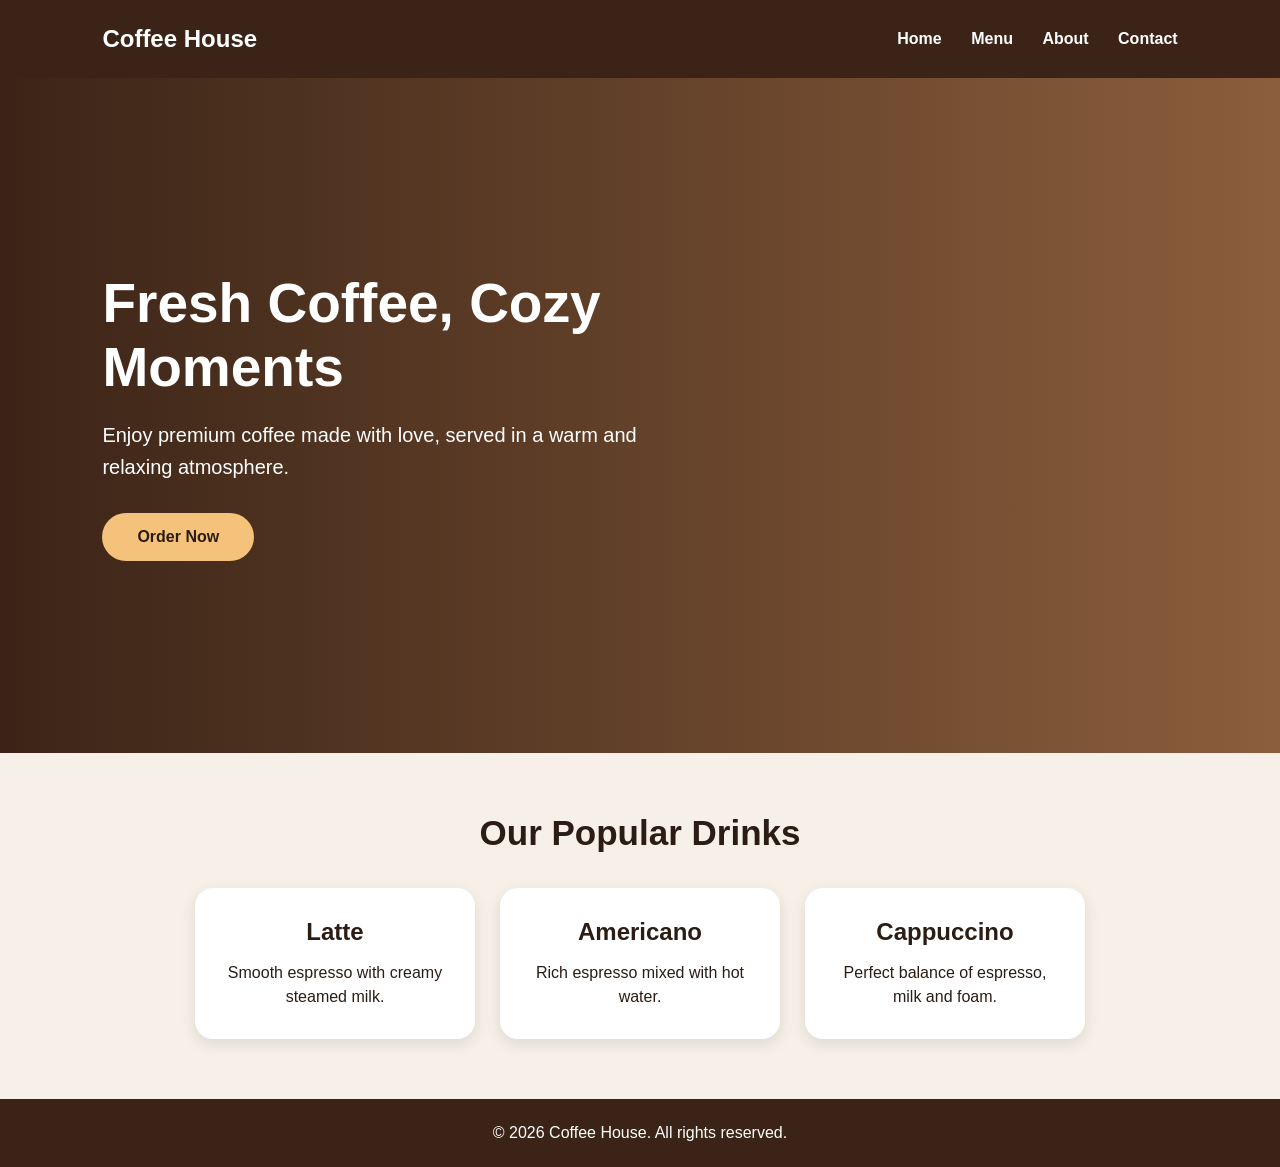
<file: coffee_shop_landing_page/index.html>
<!DOCTYPE html>
<html lang="en">
<head>
  <meta charset="UTF-8">
  <meta name="viewport" content="width=device-width, initial-scale=1.0">
  <title>Coffee Shop Landing Page</title>
  <link rel="stylesheet" href="style.css">
</head>
<body>

  <header>
    <h2>Coffee House</h2>
    <nav>
      <a href="#">Home</a>
      <a href="#">Menu</a>
      <a href="#">About</a>
      <a href="#">Contact</a>
    </nav>
  </header>

  <section class="hero">
    <div class="hero-text">
      <h1>Fresh Coffee, Cozy Moments</h1>
      <p>Enjoy premium coffee made with love, served in a warm and relaxing atmosphere.</p>
      <button>Order Now</button>
    </div>
  </section>

  <section class="menu">
    <h2>Our Popular Drinks</h2>

    <div class="cards">
      <div class="card">
        <h3>Latte</h3>
        <p>Smooth espresso with creamy steamed milk.</p>
      </div>

      <div class="card">
        <h3>Americano</h3>
        <p>Rich espresso mixed with hot water.</p>
      </div>

      <div class="card">
        <h3>Cappuccino</h3>
        <p>Perfect balance of espresso, milk and foam.</p>
      </div>
    </div>
  </section>

  <footer>
    <p>© 2026 Coffee House. All rights reserved.</p>
  </footer>

</body>
</html>
</file>
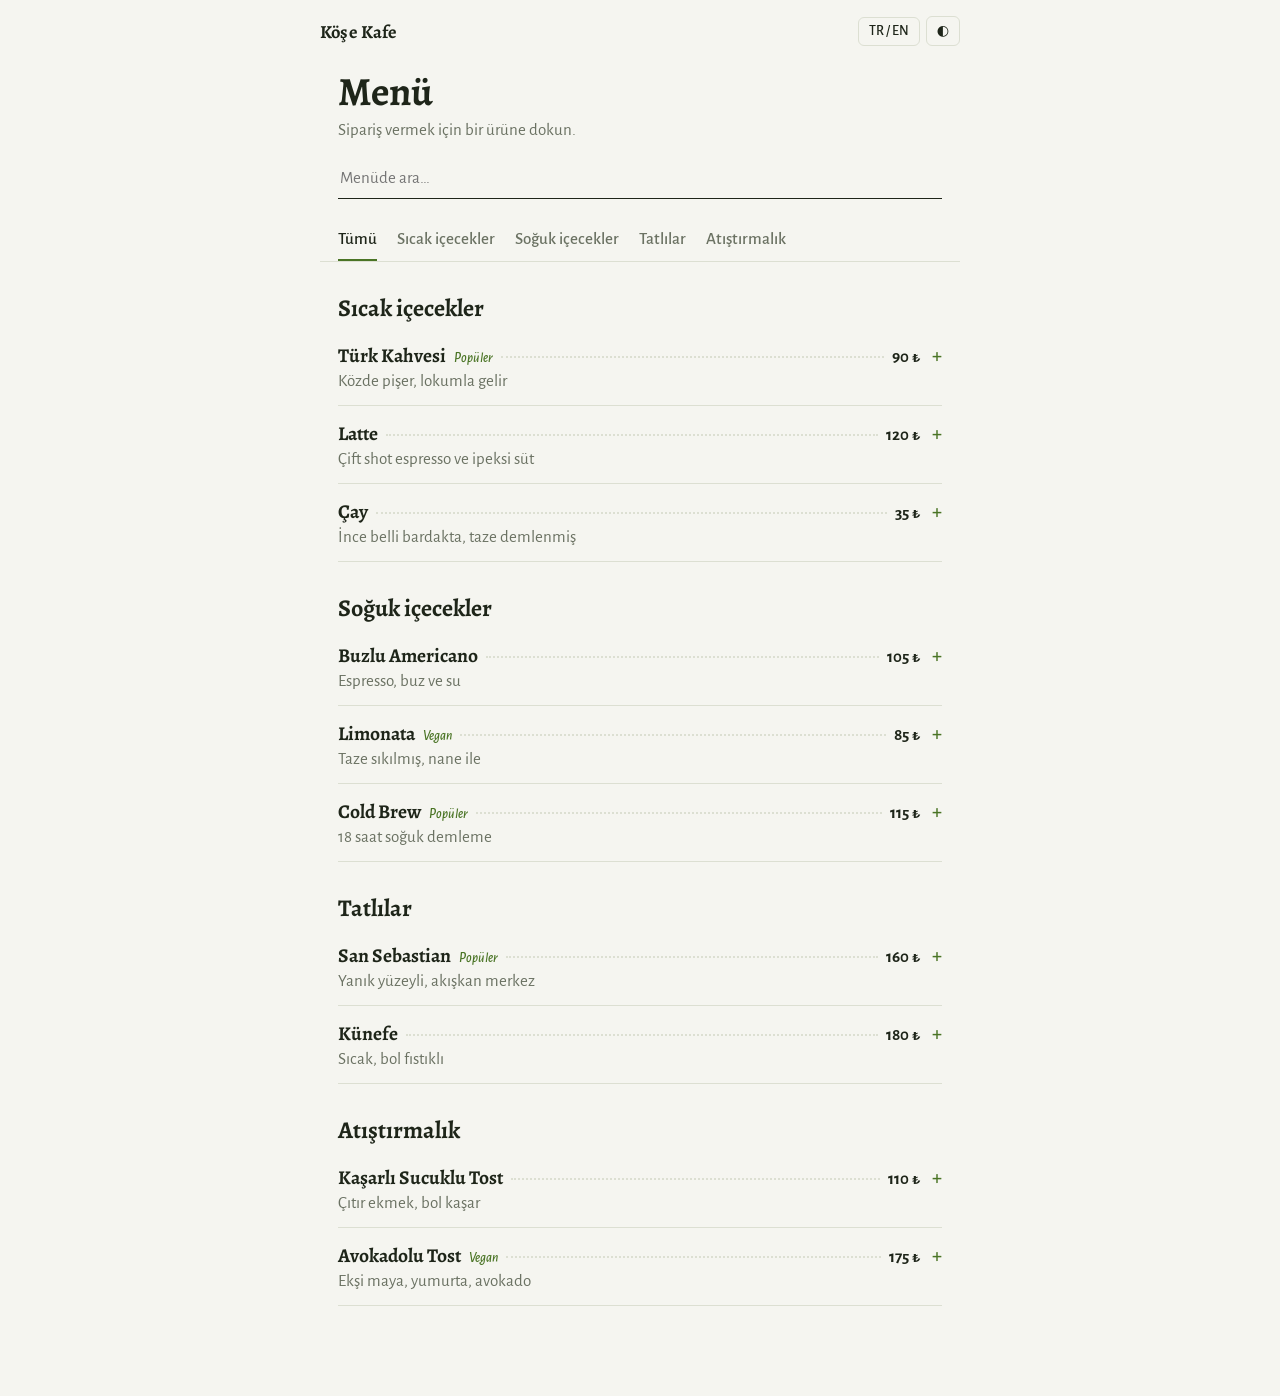
<file: kafe-menu/index.html>
<!DOCTYPE html>
<html lang="tr">
<head>
<meta charset="UTF-8">
<meta name="viewport" content="width=device-width, initial-scale=1">
<title>Köşe Kafe · Menü</title>
<link href="https://fonts.googleapis.com/css2?family=Alegreya:wght@500;700&family=Alegreya+Sans:wght@400;500;700&display=swap" rel="stylesheet">
<style>
:root{--bg:#f5f5f0;--card:#fcfcf9;--ink:#1e2519;--muted:#6b7263;--line:#dcdfd2;--acc:#4a7425;--on:#fff;--ok:#4a7425}
[data-theme=dark]{--bg:#11150e;--card:#181d14;--ink:#e9ecde;--muted:#98a089;--line:#2a3123;--acc:#8fb85a;--on:#10150b;--ok:#8fb85a}
*{box-sizing:border-box;margin:0}
body{font-family:"Alegreya Sans",system-ui,sans-serif;font-size:17px;background:var(--bg);color:var(--ink);padding-bottom:90px}
h1,h2,h3{font-family:Alegreya,Georgia,serif}
button,input,textarea{font:inherit;color:inherit}
button{cursor:pointer}
:focus-visible{outline:2px solid var(--acc);outline-offset:2px}
.wrap{max-width:640px;margin:auto;padding:0 18px}

header .top{display:flex;align-items:center;justify-content:space-between;gap:10px;padding:16px 0 0}
.brand{font-family:Alegreya,Georgia,serif;font-weight:700;font-size:1.15rem;letter-spacing:.01em}
.tools{display:flex;gap:6px;align-items:center}
.tools .pill{border:1px solid var(--line);background:none;border-radius:6px;padding:5px 10px;font-weight:500;font-size:.88rem;white-space:nowrap}

.hero{padding:26px 0 18px}
.hero h1{font-size:2.5rem;line-height:1;font-weight:700}
.hero p{color:var(--muted);margin:8px 0 18px}
.search{width:100%;padding:10px 2px;border:0;border-bottom:1px solid var(--ink);background:none;border-radius:0}
.search:focus{outline:none;border-bottom-color:var(--acc);border-bottom-width:2px}

.chips{position:sticky;top:0;z-index:5;display:flex;gap:20px;overflow-x:auto;background:var(--bg);border-bottom:1px solid var(--line);margin:0 -18px;padding:0 18px}
.chips .pill{border:0;background:none;border-radius:0;padding:12px 0 10px;border-bottom:2px solid transparent;color:var(--muted);font-weight:500;white-space:nowrap}
.chips .pill.on{color:var(--ink);border-bottom-color:var(--acc);background:none}

.sh{font-size:1.5rem;font-weight:700;margin:30px 0 4px}
.dish{display:block;width:100%;text-align:left;background:none;border:0;border-bottom:1px solid var(--line);padding:14px 0}
.dn{display:flex;align-items:baseline}
.nm{font-family:Alegreya,Georgia,serif;font-weight:700;font-size:1.22rem}
.nm em{font-family:"Alegreya Sans",sans-serif;font-style:italic;font-weight:500;font-size:.85rem;color:var(--acc);margin-left:8px}
.ld{flex:1;border-bottom:2px dotted var(--line);margin:0 8px;transform:translateY(-4px)}
.pc{font-weight:700}
.pl{color:var(--acc);font-size:1.3rem;line-height:1;margin-left:12px;font-weight:500}
.ds{display:block;color:var(--muted);margin-top:2px;padding-right:30px}
.empty{color:var(--muted);padding:40px 0;text-align:center}

#bar{position:fixed;left:14px;right:14px;bottom:14px;max-width:612px;margin:auto;background:var(--ink);color:var(--bg);border:0;border-radius:8px;padding:15px 18px;display:flex;justify-content:space-between;font-weight:700}
#bar[hidden]{display:none}

dialog{border:0;border-radius:14px 14px 0 0;padding:0;width:min(520px,100%);max-height:88vh;background:var(--card);color:var(--ink);margin:auto auto 0;overflow:auto}
@media(min-width:640px){dialog{margin:auto;border-radius:14px}}
dialog::backdrop{background:rgba(10,14,8,.55)}
.in{padding:22px}
.in h2{font-size:1.7rem;line-height:1.1}
.sec{margin-top:20px}
.sec>b{display:block;margin-bottom:8px}
.opt{display:flex;justify-content:space-between;align-items:center;padding:10px 12px;border:1px solid var(--line);border-radius:8px;margin-bottom:6px;cursor:pointer}
.opt:has(input:checked){border-color:var(--acc);background:color-mix(in srgb,var(--acc) 9%,transparent)}
.opt input{accent-color:var(--acc);margin-right:10px}
textarea,.in input[type=text]{width:100%;padding:10px 12px;border:1px solid var(--line);border-radius:8px;background:var(--bg)}
.q{display:inline-flex;align-items:center;gap:14px}
.q button{width:32px;height:32px;border-radius:6px;border:1px solid var(--line);background:none}
.cta{width:100%;margin-top:20px;padding:14px;border:0;border-radius:8px;background:var(--acc);color:var(--on);font-weight:700}
.cta.ok{background:var(--ok)}
.ln{display:flex;justify-content:space-between;gap:12px;padding:12px 0;border-bottom:1px solid var(--line)}
.ln small{color:var(--muted);display:block}
.tot{display:flex;justify-content:space-between;font-size:1.25rem;font-weight:700;margin-top:16px}
.x{float:right;border:0;background:none;font-size:1.7rem;line-height:1;color:var(--muted)}
.big{display:flex;justify-content:center;color:var(--acc)}
</style>
</head>
<body>
<header><div class="wrap top">
  <span class="brand" id="brand"></span>
  <div class="tools">
    <span class="pill" id="tbpill" hidden></span>
    <button class="pill" data-lang aria-label="Language">TR / EN</button>
    <button class="pill" data-theme aria-label="Theme">◐</button>
  </div>
</div></header>

<div class="wrap">
  <section class="hero">
    <h1 id="hTitle"></h1>
    <p id="hSub"></p>
    <input class="search" id="search" type="search">
  </section>
  <div class="chips" id="chips"></div>
  <main id="grid"></main>
</div>

<button id="bar" data-cart hidden><span id="bc"></span><span id="bt"></span></button>
<dialog id="dp"></dialog>
<dialog id="dc"></dialog>

<script>
// ====== AYARLAR: müşteriye göre burayı değiştir ======
const CFG = { name: "Köşe Kafe", phone: "905551112233", cur: "₺" };

const TXT = {
  tr: { hero:"Menü", sub:"Sipariş vermek için bir ürüne dokun.", search:"Menüde ara…", all:"Tümü",
    add:"Sepete ekle", cart:"Sepet", view:"Sepeti gör", empty:"Aradığın ürün bulunamadı.", emptyCart:"Sepetin boş.",
    total:"Toplam", note:"Not (isteğe bağlı)", size:"Boy", extras:"Ekstralar", table:"Masa", tableNo:"Masa numarası",
    send:"Siparişi WhatsApp ile gönder", done:"Siparişin iletildi!", no:"Sipariş no", newo:"Yeni sipariş",
    pop:"Popüler", vegan:"Vegan", min:"dk", doneTxt:"WhatsApp açılmadıysa siparişini garsona söyleyebilirsin." },
  en: { hero:"Menu", sub:"Tap an item to place your order.", search:"Search the menu…", all:"All",
    add:"Add to cart", cart:"Cart", view:"View cart", empty:"No items found.", emptyCart:"Your cart is empty.",
    total:"Total", note:"Note (optional)", size:"Size", extras:"Extras", table:"Table", tableNo:"Table number",
    send:"Send order via WhatsApp", done:"Order sent!", no:"Order no", newo:"New order",
    pop:"Popular", vegan:"Vegan", min:"min", doneTxt:"If WhatsApp didn't open, just tell your order to the waiter." }
};

const CATS = [
  { id:"hot",     h:28,  n:{tr:"Sıcak içecekler", en:"Hot drinks"} },
  { id:"cold",    h:200, n:{tr:"Soğuk içecekler", en:"Cold drinks"} },
  { id:"dessert", h:330, n:{tr:"Tatlılar",        en:"Desserts"} },
  { id:"snack",   h:150, n:{tr:"Atıştırmalık",    en:"Snacks"} }
];
const SIZES = [
  { n:{tr:"Küçük", en:"Small"},  p:-10 },
  { n:{tr:"Orta",  en:"Medium"}, p:0 },
  { n:{tr:"Büyük", en:"Large"},  p:20 }
];
const DR = [
  { n:{tr:"Ekstra shot",    en:"Extra shot"},    p:25 },
  { n:{tr:"Yulaf sütü",     en:"Oat milk"},      p:20 },
  { n:{tr:"Vanilya şurubu", en:"Vanilla syrup"}, p:15 }
];
const EXTRAS = {
  hot:DR, cold:DR,
  dessert:[{ n:{tr:"Dondurma topu", en:"Ice cream scoop"}, p:30 }, { n:{tr:"Ekstra sos", en:"Extra sauce"}, p:10 }],
  snack:[{ n:{tr:"Ekstra peynir", en:"Extra cheese"}, p:20 }, { n:{tr:"Acı sos", en:"Hot sauce"}, p:0 }]
};
const ITEMS = [
  { id:1,  cat:"hot",     e:"☕", n:{tr:"Türk Kahvesi", en:"Turkish Coffee"}, d:{tr:"Közde pişer, lokumla gelir", en:"Brewed on embers, served with delight"}, p:90,  min:6, tag:"pop" },
  { id:2,  cat:"hot",     e:"🥛", n:{tr:"Latte", en:"Latte"}, d:{tr:"Çift shot espresso ve ipeksi süt", en:"Double espresso with silky milk"}, p:120, min:4, sz:1 },
  { id:3,  cat:"hot",     e:"🍵", n:{tr:"Çay", en:"Tea"}, d:{tr:"İnce belli bardakta, taze demlenmiş", en:"Freshly brewed, in a tulip glass"}, p:35, min:2 },
  { id:4,  cat:"cold",    e:"🧊", n:{tr:"Buzlu Americano", en:"Iced Americano"}, d:{tr:"Espresso, buz ve su", en:"Espresso, ice and water"}, p:105, min:3, sz:1 },
  { id:5,  cat:"cold",    e:"🍋", n:{tr:"Limonata", en:"Lemonade"}, d:{tr:"Taze sıkılmış, nane ile", en:"Fresh squeezed, with mint"}, p:85, min:3, sz:1, tag:"vegan" },
  { id:6,  cat:"cold",    e:"🥤", n:{tr:"Cold Brew", en:"Cold Brew"}, d:{tr:"18 saat soğuk demleme", en:"Steeped cold for 18 hours"}, p:115, min:2, sz:1, tag:"pop" },
  { id:7,  cat:"dessert", e:"🍰", n:{tr:"San Sebastian", en:"San Sebastian Cheesecake"}, d:{tr:"Yanık yüzeyli, akışkan merkez", en:"Burnt top, creamy center"}, p:160, min:5, tag:"pop" },
  { id:8,  cat:"dessert", e:"🥮", n:{tr:"Künefe", en:"Künefe"}, d:{tr:"Sıcak, bol fıstıklı", en:"Hot, with plenty of pistachio"}, p:180, min:12 },
  { id:9,  cat:"snack",   e:"🥪", n:{tr:"Kaşarlı Sucuklu Tost", en:"Cheese & Sausage Toast"}, d:{tr:"Çıtır ekmek, bol kaşar", en:"Crispy bread, melted cheese"}, p:110, min:8 },
  { id:10, cat:"snack",   e:"🥑", n:{tr:"Avokadolu Tost", en:"Avocado Toast"}, d:{tr:"Ekşi maya, yumurta, avokado", en:"Sourdough, egg, avocado"}, p:175, min:9, tag:"vegan" }
];

// ====== Yardımcılar ======
const $ = s => document.querySelector(s);
const esc = s => String(s).replace(/[&<>"]/g, c => ({"&":"&amp;","<":"&lt;",">":"&gt;",'"':"&quot;"}[c]));
const store = {
  get(k, d) { try { const v = JSON.parse(localStorage.getItem(k)); return v ?? d; } catch { return d; } },
  set(k, v) { try { localStorage.setItem(k, JSON.stringify(v)); } catch {} }
};
let lang  = store.get("lang", "tr");
let theme = store.get("theme", matchMedia("(prefers-color-scheme: dark)").matches ? "dark" : "light");
let cart  = store.get("cart", []);
let tbl   = new URLSearchParams(location.search).get("masa") || store.get("tbl", "");
let cat = "all", q = "", cur = null, done = null;

const t = k => TXT[lang][k];
const L = o => o[lang];
const fmt = n => n.toLocaleString(lang === "tr" ? "tr-TR" : "en-US") + " " + CFG.cur;
const sgn = p => p ? (p > 0 ? "+" : "") + fmt(p) : "";
const item = id => ITEMS.find(i => i.id === id);
const unit = l => {
  const i = item(l.id);
  return i.p + (i.sz ? SIZES[l.size].p : 0) + l.ex.reduce((a, k) => a + EXTRAS[i.cat][k].p, 0);
};
const cartSum = () => cart.reduce((a, l) => a + unit(l) * l.qty, 0);
const cartCount = () => cart.reduce((a, l) => a + l.qty, 0);
const desc = l => {
  const i = item(l.id);
  return [i.sz ? L(SIZES[l.size].n) : "", ...l.ex.map(k => L(EXTRAS[i.cat][k].n))].filter(Boolean).join(", ");
};
const saveCart = () => store.set("cart", cart);

// ====== Ekran çizimi ======
function renderChips() {
  const all = [{ id:"all", n:{ tr:TXT.tr.all, en:TXT.en.all } }, ...CATS];
  $("#chips").innerHTML = all.map(c =>
    `<button class="pill ${cat === c.id ? "on" : ""}" data-cat="${c.id}">${L(c.n)}</button>`).join("");
}

function renderGrid() {
  const needle = q.toLocaleLowerCase(lang);
  const dish = i => `<button class="dish" data-open="${i.id}">
      <span class="dn"><span class="nm">${L(i.n)}${i.tag ? `<em>${t(i.tag)}</em>` : ""}</span><i class="ld"></i><span class="pc">${fmt(i.p)}</span><span class="pl" aria-hidden="true">+</span></span>
      <span class="ds">${L(i.d)}</span></button>`;
  const html = CATS.filter(c => cat === "all" || c.id === cat).map(c => {
    const list = ITEMS.filter(i => i.cat === c.id && L(i.n).toLocaleLowerCase(lang).includes(needle));
    return list.length ? `<section><h2 class="sh">${L(c.n)}</h2>${list.map(dish).join("")}</section>` : "";
  }).join("");
  $("#grid").innerHTML = html || `<p class="empty">${t("empty")}</p>`;
}

function renderBar() {
  const n = cartCount();
  $("#bar").hidden = n === 0;
  $("#bc").textContent = `${t("view")} (${n})`;
  $("#bt").textContent = fmt(cartSum());
}

function renderProduct() {
  const i = item(cur.id), ex = EXTRAS[i.cat];
  $("#dp").innerHTML = `<div class="in">
    <button class="x" data-close aria-label="Close">×</button>
    <h2>${L(i.n)}</h2>
    <p style="color:var(--muted);margin-top:4px">${L(i.d)} · ${i.min} ${t("min")}</p>
    ${i.sz ? `<div class="sec"><b>${t("size")}</b>${SIZES.map((s, k) =>
      `<label class="opt"><span><input type="radio" name="sz" value="${k}" ${cur.size === k ? "checked" : ""}>${L(s.n)}</span><span>${sgn(s.p)}</span></label>`).join("")}</div>` : ""}
    <div class="sec"><b>${t("extras")}</b>${ex.map((e, k) =>
      `<label class="opt"><span><input type="checkbox" value="${k}" ${cur.ex.includes(k) ? "checked" : ""}>${L(e.n)}</span><span>${sgn(e.p)}</span></label>`).join("")}</div>
    <div class="sec"><textarea id="pn" rows="2" placeholder="${t("note")}">${esc(cur.note)}</textarea></div>
    <div class="sec"><span class="q"><button data-qd aria-label="-">−</button><b>${cur.qty}</b><button data-qu aria-label="+">+</button></span></div>
    <button class="cta" data-addcart>${t("add")} · ${fmt(unit(cur) * cur.qty)}</button>
  </div>`;
}

function renderCart() {
  const rows = cart.map((l, k) => `<div class="ln">
      <div><b>${l.qty}× ${L(item(l.id).n)}</b><small>${esc(desc(l))}${l.note ? " · “" + esc(l.note) + "”" : ""}</small></div>
      <div style="text-align:right"><b>${fmt(unit(l) * l.qty)}</b><br>
        <span class="q" style="margin-top:6px"><button data-cd="${k}" aria-label="-">−</button><button data-cu="${k}" aria-label="+">+</button></span></div>
    </div>`).join("");
  $("#dc").innerHTML = `<div class="in"><button class="x" data-close aria-label="Close">×</button><h2>${t("cart")}</h2>` +
    (cart.length
      ? `${rows}<div class="tot"><span>${t("total")}</span><span>${fmt(cartSum())}</span></div>
         <div class="sec"><b>${t("tableNo")}</b><input type="text" id="tb" inputmode="numeric" value="${esc(tbl)}"></div>
         <button class="cta ok" data-send>${t("send")}</button>`
      : `<p class="empty">${t("emptyCart")}</p>`) + `</div>`;
}

function renderDone() {
  $("#dc").innerHTML = `<div class="in"><div class="big"><svg width="56" height="56" viewBox="0 0 56 56" fill="none" stroke="currentColor" stroke-width="3" stroke-linecap="round" stroke-linejoin="round"><circle cx="28" cy="28" r="25"/><path d="M17 29l8 8 14-16"/></svg></div>
    <h2 style="text-align:center;margin-top:12px">${t("done")}</h2>
    <p style="text-align:center;margin-top:8px;color:var(--muted)">${t("no")}: <b style="color:var(--ink)">#${done}</b></p>
    <p style="text-align:center;margin-top:8px;color:var(--muted)">${t("doneTxt")}</p>
    <button class="cta" data-close>${t("newo")}</button></div>`;
}

function applyUI() {
  document.documentElement.dataset.theme = theme;
  document.documentElement.lang = lang;
  $("#brand").textContent = CFG.name;
  $("#hTitle").textContent = t("hero");
  $("#hSub").textContent = t("sub");
  $("#search").placeholder = t("search");
  const pill = $("#tbpill");
  pill.hidden = !tbl;
  pill.textContent = `${t("table")} ${tbl}`;
  renderChips(); renderGrid(); renderBar();
  if ($("#dp").open) renderProduct();
  if ($("#dc").open) (done ? renderDone() : renderCart());
}

// ====== Sepet işlemleri ======
function addToCart() {
  const i = item(cur.id);
  const line = { id:cur.id, size:i.sz ? cur.size : 1, ex:[...cur.ex].sort(), qty:cur.qty, note:cur.note.trim() };
  const key = l => JSON.stringify([l.id, l.size, l.ex, l.note]);
  const same = cart.find(l => key(l) === key(line));
  if (same) same.qty += line.qty; else cart.push(line);
  saveCart(); renderBar();
  $("#dp").close();
}

function change(k, d) {
  cart[k].qty += d;
  if (cart[k].qty <= 0) cart.splice(k, 1);
  saveCart(); renderBar(); renderCart();
}

function send() {
  tbl = $("#tb").value.trim(); store.set("tbl", tbl);
  const no = Math.floor(100 + Math.random() * 900);
  const lines = cart.map(l => {
    const d = desc(l);
    return `• ${l.qty}x ${L(item(l.id).n)}${d ? ` (${d})` : ""}${l.note ? ` – ${l.note}` : ""}`;
  });
  const msg = `${CFG.name} – ${t("no")} #${no}\n${t("table")}: ${tbl || "-"}\n\n${lines.join("\n")}\n\n${t("total")}: ${fmt(cartSum())}`;
  window.open(`https://wa.me/${CFG.phone}?text=${encodeURIComponent(msg)}`, "_blank");
  cart = []; saveCart(); done = no;
  renderDone(); renderBar(); applyUI();
}

// ====== Olaylar ======
document.addEventListener("click", e => {
  // Sadece pencerenin dışındaki koyu alana tıklanınca kapat
  if (e.target.tagName === "DIALOG") return e.target.close();
  const el = e.target.closest("button");
  if (!el) return;
  const d = el.dataset;
  if (d.cat) { cat = d.cat; renderChips(); renderGrid(); }
  else if (d.open) { cur = { id:+d.open, size:1, ex:[], qty:1, note:"" }; renderProduct(); $("#dp").showModal(); }
  else if (d.cart !== undefined) { done = null; renderCart(); $("#dc").showModal(); }
  else if (d.close !== undefined) el.closest("dialog").close();
  else if (d.qu !== undefined) { cur.qty++; renderProduct(); }
  else if (d.qd !== undefined) { cur.qty = Math.max(1, cur.qty - 1); renderProduct(); }
  else if (d.addcart !== undefined) addToCart();
  else if (d.cu !== undefined) change(+d.cu, 1);
  else if (d.cd !== undefined) change(+d.cd, -1);
  else if (d.send !== undefined) send();
  else if (d.lang !== undefined) { lang = lang === "tr" ? "en" : "tr"; store.set("lang", lang); applyUI(); }
  else if (d.theme !== undefined) { theme = theme === "dark" ? "light" : "dark"; store.set("theme", theme); applyUI(); }
});

document.addEventListener("change", e => {
  if (!cur || !$("#dp").open) return;
  if (e.target.name === "sz") cur.size = +e.target.value;
  else if (e.target.type === "checkbox") {
    const k = +e.target.value;
    cur.ex = e.target.checked ? [...cur.ex, k] : cur.ex.filter(x => x !== k);
  } else return;
  renderProduct();
});

document.addEventListener("input", e => {
  if (e.target.id === "pn") cur.note = e.target.value;
  if (e.target.id === "search") { q = e.target.value; renderGrid(); }
});

$("#dc").addEventListener("close", () => { done = null; });

applyUI();
</script>
</body>
</html>
</file>
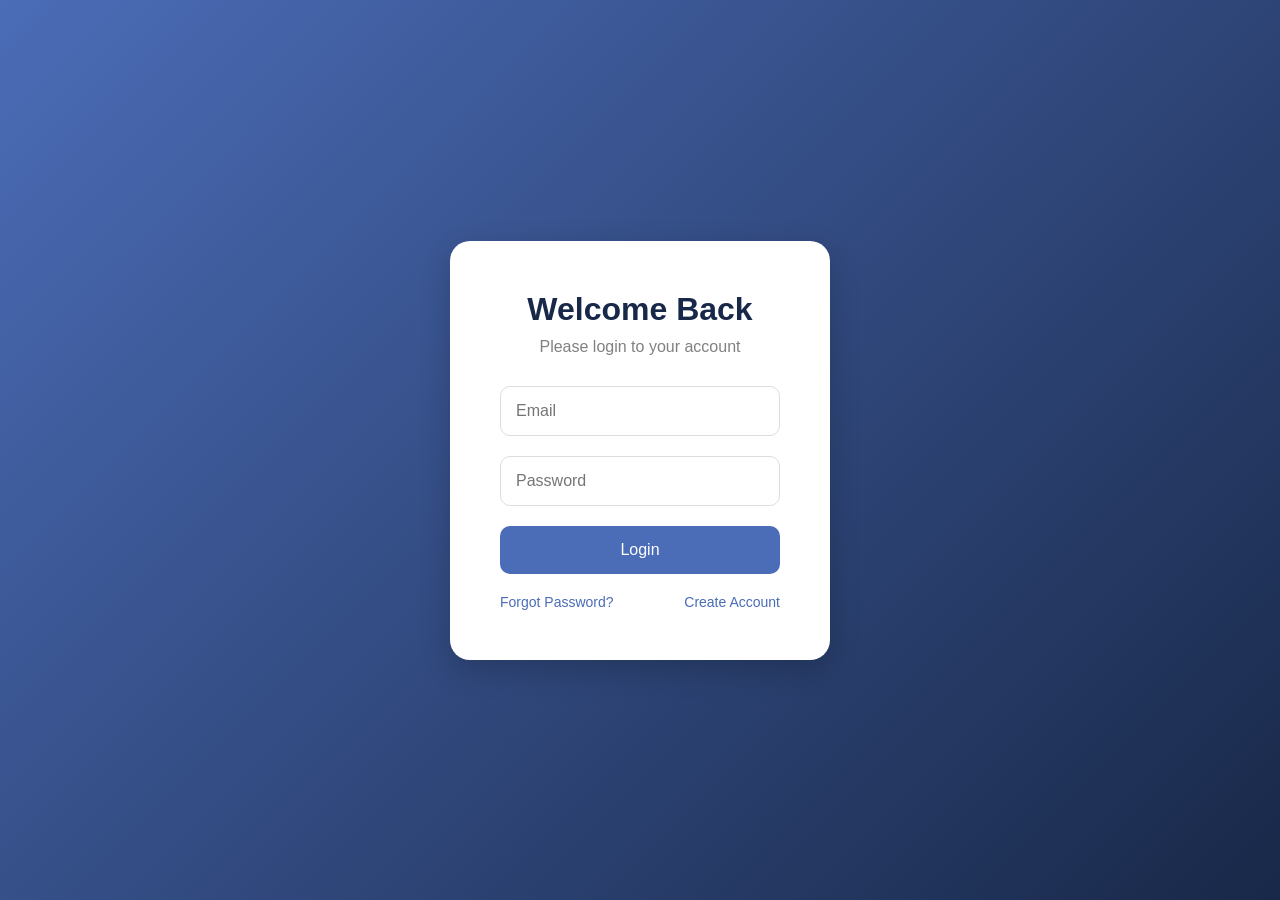
<file: modern_login_page/index.html>
<!DOCTYPE html>
<html lang="en">
<head>
  <meta charset="UTF-8">
  <meta name="viewport" content="width=device-width, initial-scale=1.0">
  <title>Modern Login Page</title>
  <link rel="stylesheet" href="style.css">
</head>
<body>

  <div class="container">
    <div class="login-box">
      <h1>Welcome Back</h1>
      <p>Please login to your account</p>

      <form>
        <input type="email" placeholder="Email">
        <input type="password" placeholder="Password">

        <button type="submit">Login</button>
      </form>

      <div class="links">
        <a href="#">Forgot Password?</a>
        <a href="#">Create Account</a>
      </div>
    </div>
  </div>

</body>
</html>
</file>
<file: coffee_shop_landing_page/style.css>
* {
  margin: 0;
  padding: 0;
  box-sizing: border-box;
  font-family: Arial, sans-serif;
}

body {
  background-color: #f7f0e8;
  color: #2b1d14;
}

header {
  display: flex;
  justify-content: space-between;
  align-items: center;
  padding: 25px 8%;
  background-color: #3b2417;
  color: white;
}

nav a {
  color: white;
  text-decoration: none;
  margin-left: 25px;
  font-weight: bold;
}

.hero {
  height: 75vh;
  display: flex;
  align-items: center;
  padding: 0 8%;
  background: linear-gradient(to right, #3b2417, #8b5e3c);
  color: white;
}

.hero-text {
  max-width: 550px;
}

.hero h1 {
  font-size: 55px;
  margin-bottom: 20px;
}

.hero p {
  font-size: 20px;
  line-height: 1.6;
  margin-bottom: 30px;
}

button {
  padding: 15px 35px;
  border: none;
  background-color: #f4c27a;
  color: #2b1d14;
  font-size: 16px;
  font-weight: bold;
  border-radius: 30px;
  cursor: pointer;
}

.menu {
  padding: 60px 8%;
  text-align: center;
}

.menu h2 {
  font-size: 35px;
  margin-bottom: 35px;
}

.cards {
  display: flex;
  gap: 25px;
  justify-content: center;
}

.card {
  background-color: white;
  padding: 30px;
  width: 280px;
  border-radius: 18px;
  box-shadow: 0 5px 15px rgba(0,0,0,0.1);
}

.card h3 {
  margin-bottom: 15px;
  font-size: 24px;
}

.card p {
  line-height: 1.5;
}

footer {
  text-align: center;
  padding: 25px;
  background-color: #3b2417;
  color: white;
}
</file>
<file: modern_login_page/style.css>
* {
  margin: 0;
  padding: 0;
  box-sizing: border-box;
  font-family: Arial, sans-serif;
}

body {
  height: 100vh;
  display: flex;
  justify-content: center;
  align-items: center;
  background: linear-gradient(135deg, #4b6cb7, #182848);
}

.container {
  width: 100%;
  display: flex;
  justify-content: center;
}

.login-box {
  background-color: white;
  padding: 50px;
  width: 380px;
  border-radius: 20px;
  box-shadow: 0 10px 30px rgba(0,0,0,0.2);
  text-align: center;
}

.login-box h1 {
  margin-bottom: 10px;
  color: #182848;
}

.login-box p {
  margin-bottom: 30px;
  color: gray;
}

form {
  display: flex;
  flex-direction: column;
}

input {
  margin-bottom: 20px;
  padding: 15px;
  border: 1px solid #ddd;
  border-radius: 10px;
  font-size: 16px;
}

button {
  padding: 15px;
  border: none;
  border-radius: 10px;
  background-color: #4b6cb7;
  color: white;
  font-size: 16px;
  cursor: pointer;
  transition: 0.3s;
}

button:hover {
  background-color: #182848;
}

.links {
  margin-top: 20px;
  display: flex;
  justify-content: space-between;
}

.links a {
  text-decoration: none;
  color: #4b6cb7;
  font-size: 14px;
}
</file>
